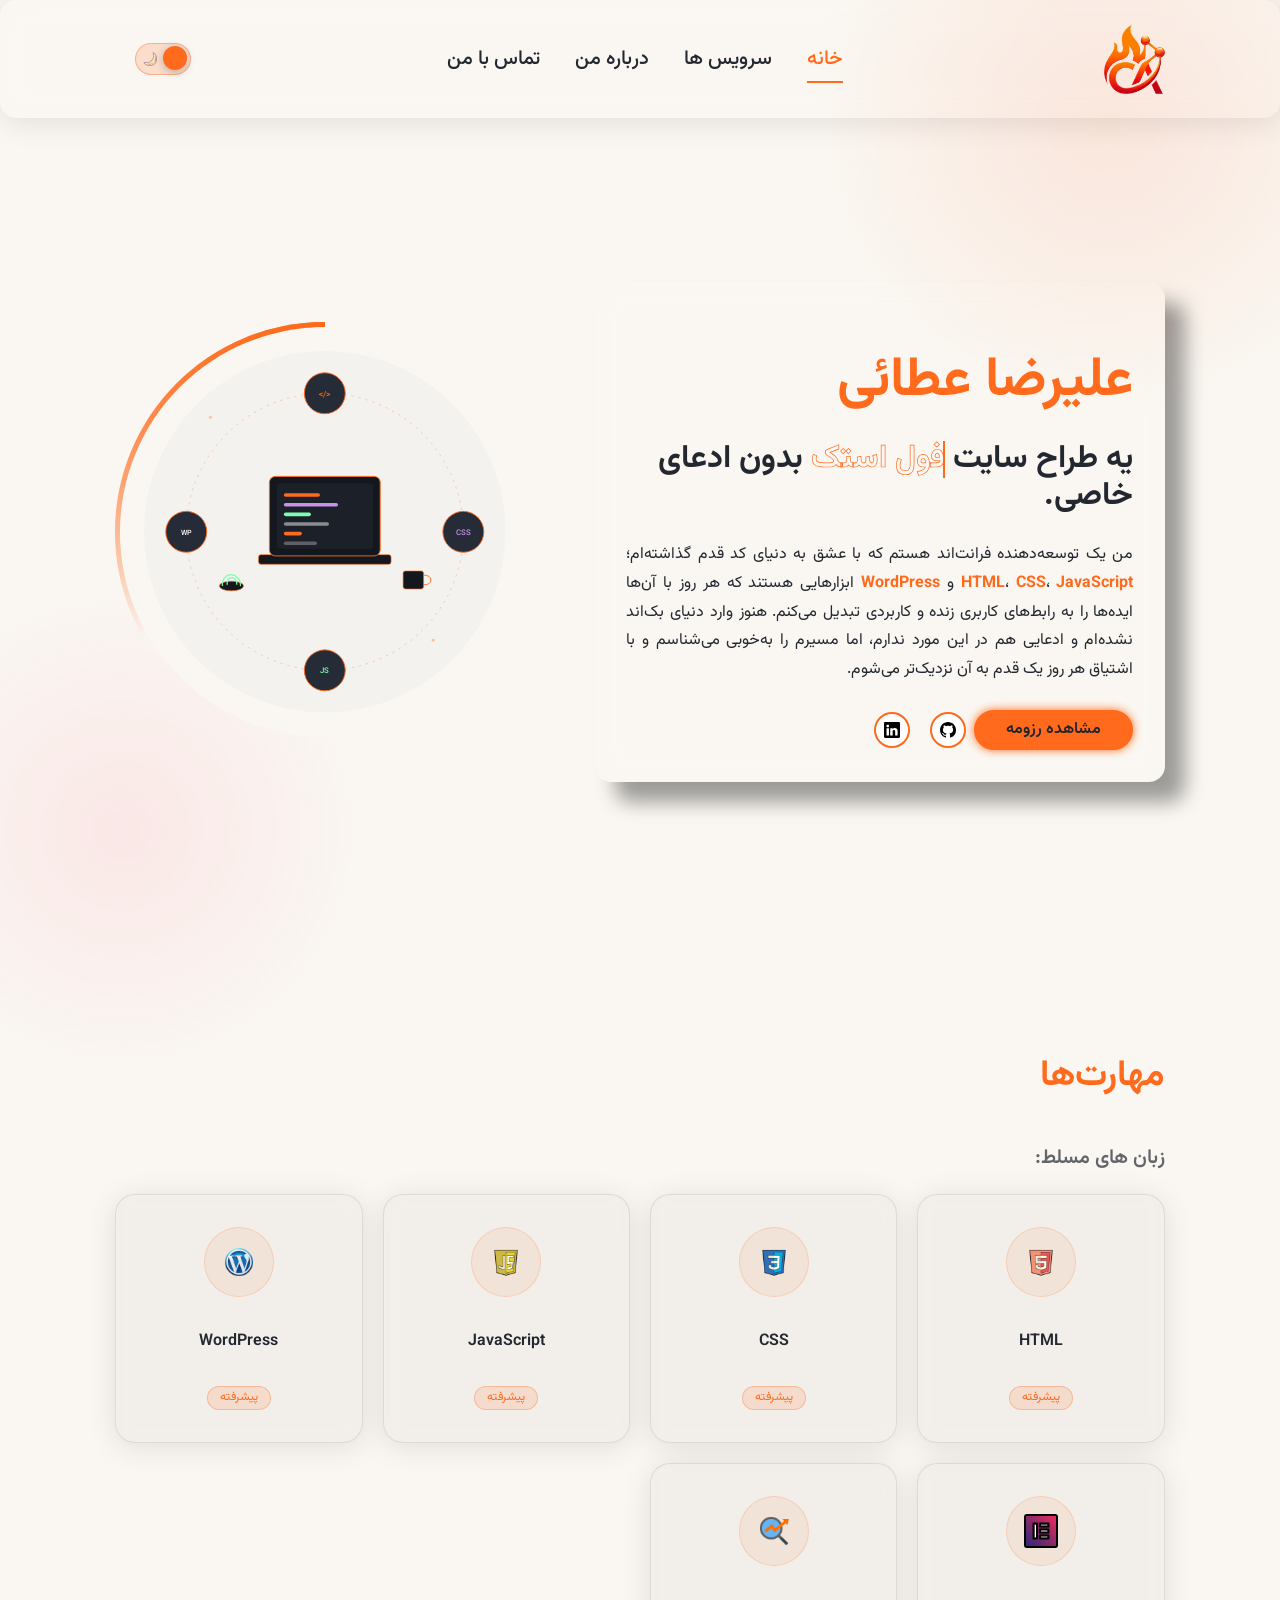
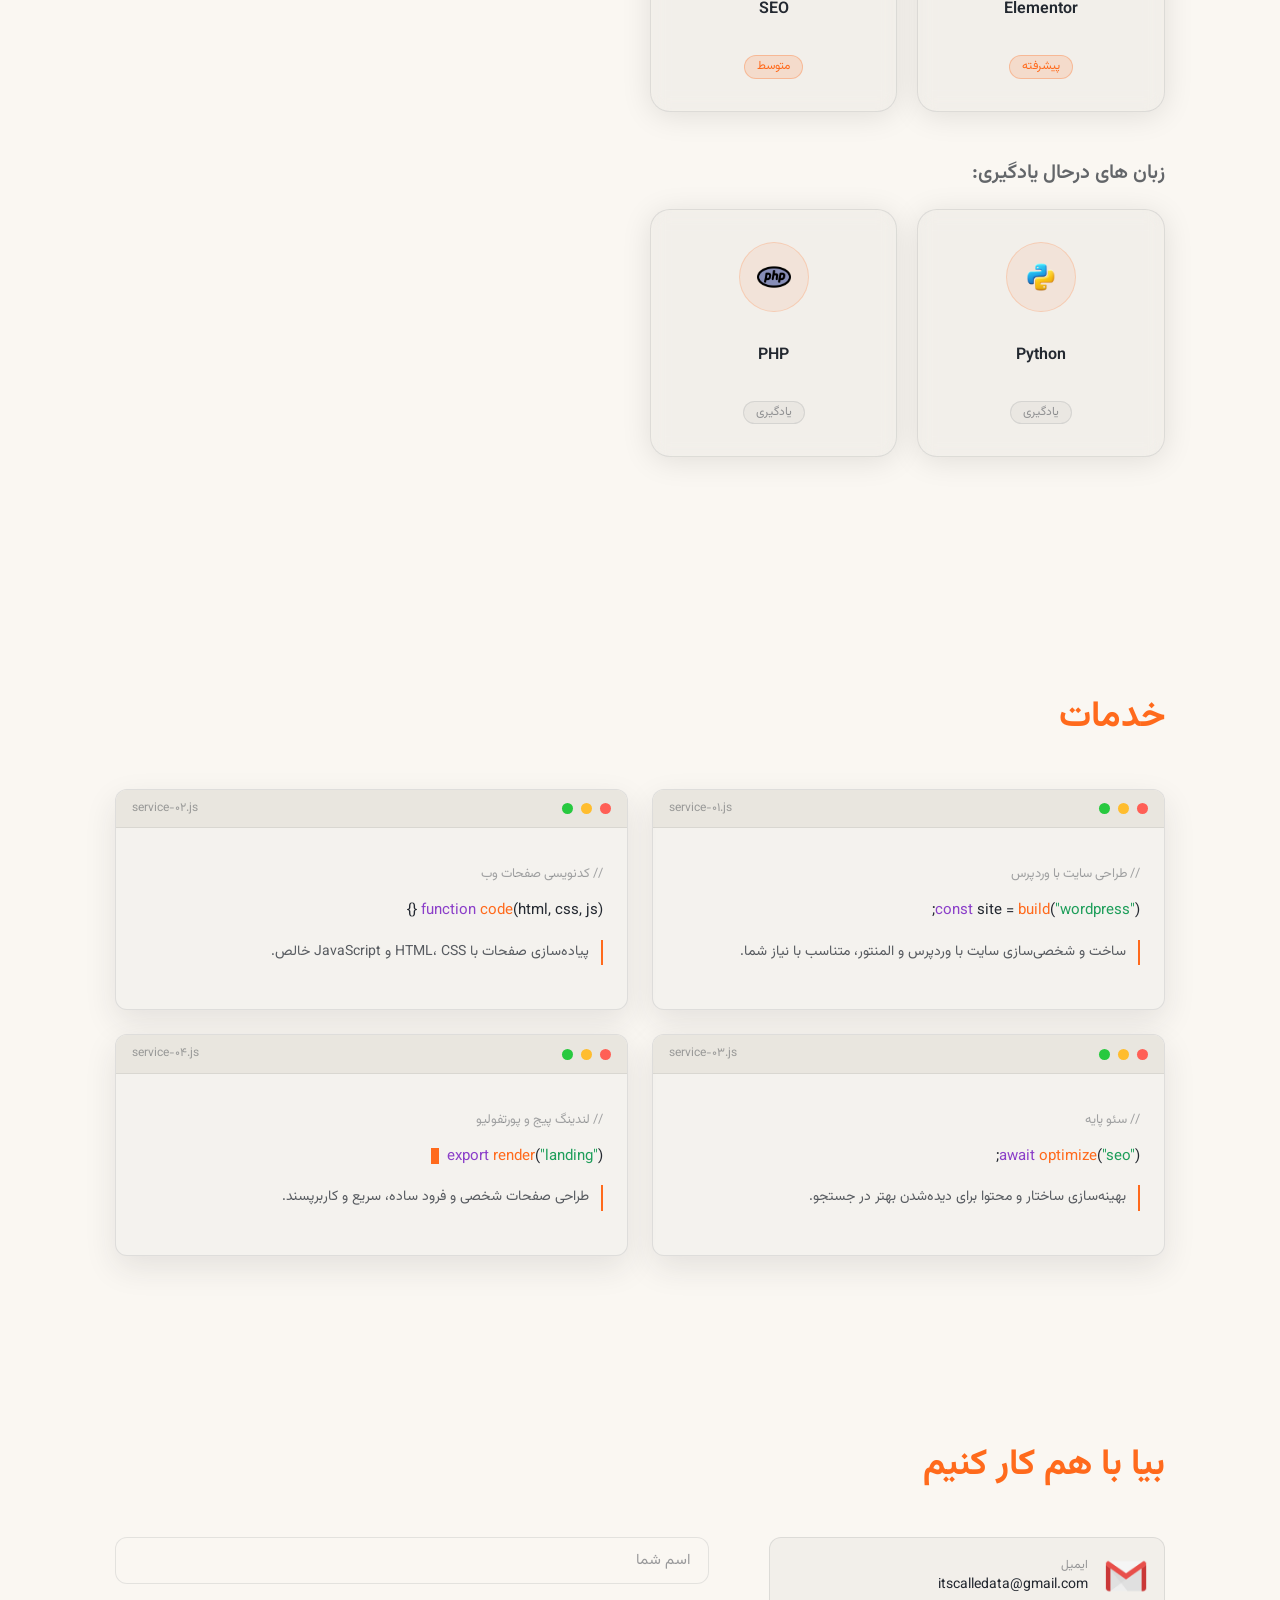
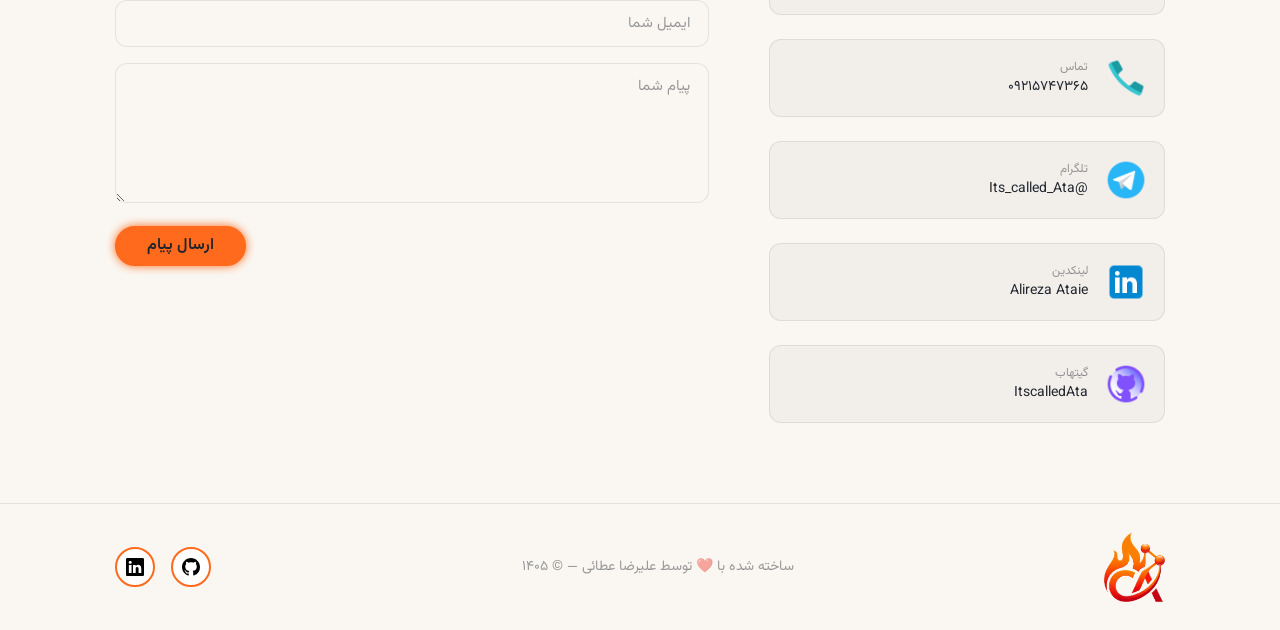
<file: index.html>
<!doctype html>
<html lang="fa" dir="rtl">
  <head>
    <meta charset="UTF-8" />
    <meta http-equiv="X-UA-Compatible" content="IE=edge" />
    <meta name="viewport" content="width=device-width, initial-scale=1.0" />
    <title>Alireza Ataie</title>
    <link
      rel="shortcut icon"
      href="./images/pictures/logo.png"
      type="image/x-icon"
    />
    <script>
      (function () {
        const saved = localStorage.getItem("theme");
        const prefersLight = window.matchMedia(
          "(prefers-color-scheme: light)",
        ).matches;
        const theme = saved || (prefersLight ? "light" : "dark");
        if (theme === "light")
          document.documentElement.setAttribute("data-theme", "light");
      })();
    </script>
    <link rel="stylesheet" href="./styles/reset.css" />
    <link rel="stylesheet" href="./styles/styles.css" />
    <link rel="stylesheet" href="./styles/hamburger.css" />
    <link rel="stylesheet" href="./styles/responsive.css" />
  </head>
  <body>
    <div class="loader-overlay">
      <div class="loader-spinner"></div>
    </div>
    <header id="header"></header>
    <section class="hero">
      <div class="hero-info">
        <h1>علیرضا عطائی</h1>
        <h2>
          یه طراح سایت
          <span class="imp" style="--i: 1" data-text="فول استک">فول استک</span>
          بدون ادعای خاصی.
        </h2>
        <p>
          من یک توسعه‌دهنده فرانت‌اند هستم که با عشق به دنیای کد قدم گذاشته‌ام؛
          <span class="orange">HTML</span>، <span class="orange">CSS</span>،
          <span class="orange">JavaScript</span> و
          <span class="orange">WordPress</span> ابزارهایی هستند که هر روز با
          آن‌ها ایده‌ها را به رابط‌های کاربری زنده و کاربردی تبدیل می‌کنم. هنوز
          وارد دنیای بک‌اند نشده‌ام و ادعایی هم در این مورد ندارم، اما مسیرم را
          به‌خوبی می‌شناسم و با اشتیاق هر روز یک قدم به آن نزدیک‌تر می‌شوم.
        </p>
        <div class="btn-sci">
          <a href="#" class="btn">مشاهده رزومه</a>
          <div class="sci">
            <a href="https://github.com/ItscalledAta" target="_blank"
              ><img src="./images/icons/github.svg" alt="github"
            /></a>
            <a
              href="https://www.linkedin.com/in/alireza-ataie82"
              target="_blank"
              ><img src="./images/icons/linkedin.svg" alt="linkedin"
            /></a>
          </div>
        </div>
      </div>
      <div class="hero-img">
        <div class="img-box">
          <!-- این تصویر توسط هوش مصنوعی cloude طراحی شده -->
          <div class="img-item">
            <svg
              viewBox="0 0 680 680"
              xmlns="http://www.w3.org/2000/svg"
              class="hero-illustration"
            >
              <circle cx="340" cy="340" r="300" fill="var(--hero-circle-bg)" />

              <g opacity="0.35">
                <circle cx="150" cy="150" r="2.5" fill="#ff6a1c" />
                <circle cx="540" cy="180" r="2" fill="#faf7f2" />
                <circle cx="180" cy="540" r="2" fill="#faf7f2" />
                <circle cx="520" cy="520" r="2.5" fill="#ff6a1c" />
                <circle cx="115" cy="330" r="1.8" fill="#faf7f2" />
                <circle cx="580" cy="330" r="1.8" fill="#faf7f2" />
                <circle cx="340" cy="90" r="1.8" fill="#faf7f2" />
                <circle cx="340" cy="590" r="1.8" fill="#faf7f2" />
              </g>

              <circle
                cx="340"
                cy="340"
                r="230"
                fill="none"
                stroke="#ff6a1c"
                stroke-width="1"
                stroke-dasharray="4 8"
                opacity="0.5"
              />

              <rect
                x="230"
                y="378"
                width="220"
                height="16"
                rx="4"
                fill="#14171d"
                stroke="#ff6a1c"
                stroke-width="1"
              />
              <rect
                x="248"
                y="248"
                width="184"
                height="132"
                rx="10"
                fill="#14171d"
                stroke="#ff6a1c"
                stroke-width="1.5"
              />
              <rect
                x="260"
                y="260"
                width="160"
                height="108"
                rx="4"
                fill="#1c2028"
              />

              <rect
                x="272"
                y="276"
                width="60"
                height="6"
                rx="3"
                fill="#ff6a1c"
              />
              <rect
                x="272"
                y="292"
                width="90"
                height="6"
                rx="3"
                fill="#c792ea"
              />
              <rect
                x="272"
                y="308"
                width="45"
                height="6"
                rx="3"
                fill="#7cffb2"
              />
              <rect
                x="272"
                y="324"
                width="75"
                height="6"
                rx="3"
                fill="#faf7f2"
                opacity="0.5"
              />
              <rect
                x="272"
                y="340"
                width="30"
                height="6"
                rx="3"
                fill="#ff6a1c"
              />
              <rect
                x="272"
                y="356"
                width="55"
                height="6"
                rx="3"
                fill="#faf7f2"
                opacity="0.3"
              />

              <g>
                <ellipse
                  cx="185"
                  cy="430"
                  rx="20"
                  ry="8"
                  fill="#14171d"
                  stroke="#ff6a1c"
                  stroke-width="1"
                />
                <path
                  d="M170 430 C168 405 200 405 200 430"
                  fill="none"
                  stroke="#7cffb2"
                  stroke-width="2"
                />
                <path
                  d="M178 428 C176 412 194 412 194 428"
                  fill="none"
                  stroke="#7cffb2"
                  stroke-width="2"
                />
              </g>

              <g>
                <rect
                  x="470"
                  y="405"
                  width="34"
                  height="30"
                  rx="4"
                  fill="#14171d"
                  stroke="#ff6a1c"
                  stroke-width="1"
                />
                <path
                  d="M504 412 Q516 412 516 420 Q516 428 504 428"
                  fill="none"
                  stroke="#ff6a1c"
                  stroke-width="1.5"
                />
                <line
                  x1="478"
                  y1="400"
                  x2="478"
                  y2="405"
                  stroke="#faf7f2"
                  stroke-width="1.5"
                  opacity="0.4"
                />
                <line
                  x1="486"
                  y1="398"
                  x2="486"
                  y2="405"
                  stroke="#faf7f2"
                  stroke-width="1.5"
                  opacity="0.4"
                />
                <line
                  x1="494"
                  y1="400"
                  x2="494"
                  y2="405"
                  stroke="#faf7f2"
                  stroke-width="1.5"
                  opacity="0.4"
                />
              </g>

              <g>
                <circle
                  cx="340"
                  cy="110"
                  r="34"
                  fill="#262c37"
                  stroke="#ff6a1c"
                  stroke-width="1.5"
                />
                <text
                  x="340"
                  y="116"
                  text-anchor="middle"
                  font-size="14"
                  font-weight="500"
                  fill="#ff6a1c"
                  font-family="monospace"
                >
                  &lt;/&gt;
                </text>
              </g>

              <g>
                <circle
                  cx="570"
                  cy="340"
                  r="34"
                  fill="#262c37"
                  stroke="#ff6a1c"
                  stroke-width="1.5"
                />
                <text
                  x="570"
                  y="345"
                  text-anchor="middle"
                  font-size="13"
                  font-weight="500"
                  fill="#c792ea"
                  font-family="monospace"
                >
                  CSS
                </text>
              </g>

              <g>
                <circle
                  cx="340"
                  cy="570"
                  r="34"
                  fill="#262c37"
                  stroke="#ff6a1c"
                  stroke-width="1.5"
                />
                <text
                  x="340"
                  y="575"
                  text-anchor="middle"
                  font-size="13"
                  font-weight="500"
                  fill="#7cffb2"
                  font-family="monospace"
                >
                  JS
                </text>
              </g>

              <g>
                <circle
                  cx="110"
                  cy="340"
                  r="34"
                  fill="#262c37"
                  stroke="#ff6a1c"
                  stroke-width="1.5"
                />
                <text
                  x="110"
                  y="345"
                  text-anchor="middle"
                  font-size="12"
                  font-weight="500"
                  fill="#faf7f2"
                  font-family="monospace"
                >
                  WP
                </text>
              </g>
            </svg>
          </div>
        </div>
      </div>
    </section>
    <section class="skills">
      <h2 class="section-title">مهارت‌ها</h2>

      <div class="skills-group">
        <h3 class="group-title">زبان های مسلط:</h3>
        <div class="skills-grid">
          <div class="skill-card">
            <div class="skill-icon">
              <img src="./images/icons/html.png" alt="HTML" />
            </div>
            <h4>HTML</h4>
            <span class="skill-tag">پیشرفته</span>
          </div>

          <div class="skill-card">
            <div class="skill-icon">
              <img src="./images/icons/css.png" alt="CSS" />
            </div>
            <h4>CSS</h4>
            <span class="skill-tag">پیشرفته</span>
          </div>

          <div class="skill-card">
            <div class="skill-icon">
              <img src="./images/icons/javascript.png" alt="JavaScript" />
            </div>
            <h4>JavaScript</h4>
            <span class="skill-tag">پیشرفته</span>
          </div>

          <div class="skill-card">
            <div class="skill-icon">
              <img src="./images/icons/wordpress.png" alt="WordPress" />
            </div>
            <h4>WordPress</h4>
            <span class="skill-tag">پیشرفته</span>
          </div>

          <div class="skill-card">
            <div class="skill-icon">
              <img src="./images/icons/elementor.png" alt="Elementor" />
            </div>
            <h4>Elementor</h4>
            <span class="skill-tag">پیشرفته</span>
          </div>

          <div class="skill-card">
            <div class="skill-icon">
              <img src="./images/icons/seo.png" alt="SEO" />
            </div>
            <h4>SEO</h4>
            <span class="skill-tag">متوسط</span>
          </div>
        </div>
      </div>

      <div class="skills-group">
        <h3 class="group-title">زبان های درحال یادگیری:</h3>
        <div class="skills-grid learning">
          <div class="skill-card">
            <div class="skill-icon">
              <img src="./images/icons/python.png" alt="Python" />
            </div>
            <h4>Python</h4>
            <span class="skill-tag learning-tag">یادگیری</span>
          </div>

          <div class="skill-card">
            <div class="skill-icon">
              <img src="./images/icons/php.png" alt="PHP" />
            </div>
            <h4>PHP</h4>
            <span class="skill-tag learning-tag">یادگیری</span>
          </div>
        </div>
      </div>
    </section>
    <section id="services" class="services">
      <h2 class="section-title">خدمات</h2>
      <div class="services-grid">
        <div class="service-card">
          <div class="terminal-bar">
            <span class="terminal-dot red"></span>
            <span class="terminal-dot yellow"></span>
            <span class="terminal-dot green"></span>
            <span class="terminal-title">service-01.js</span>
          </div>
          <div class="terminal-body">
            <p class="terminal-comment">طراحی سایت با وردپرس</p>
            <p class="terminal-line">
              <span class="terminal-key">const</span> site =
              <span class="terminal-func">build</span>(<span
                class="terminal-string"
                >"wordpress"</span
              >);
            </p>
            <p class="terminal-desc">
              ساخت و شخصی‌سازی سایت با وردپرس و المنتور، متناسب با نیاز شما.
            </p>
          </div>
        </div>

        <div class="service-card">
          <div class="terminal-bar">
            <span class="terminal-dot red"></span>
            <span class="terminal-dot yellow"></span>
            <span class="terminal-dot green"></span>
            <span class="terminal-title">service-02.js</span>
          </div>
          <div class="terminal-body">
            <p class="terminal-comment">کدنویسی صفحات وب</p>
            <p class="terminal-line">
              <span class="terminal-key">function</span>
              <span class="terminal-func">code</span>(html, css, js) {}
            </p>
            <p class="terminal-desc">
              پیاده‌سازی صفحات با HTML، CSS و JavaScript خالص.
            </p>
          </div>
        </div>

        <div class="service-card">
          <div class="terminal-bar">
            <span class="terminal-dot red"></span>
            <span class="terminal-dot yellow"></span>
            <span class="terminal-dot green"></span>
            <span class="terminal-title">service-03.js</span>
          </div>
          <div class="terminal-body">
            <p class="terminal-comment">سئو پایه</p>
            <p class="terminal-line">
              <span class="terminal-key">await</span>
              <span class="terminal-func">optimize</span>(<span
                class="terminal-string"
                >"seo"</span
              >);
            </p>
            <p class="terminal-desc">
              بهینه‌سازی ساختار و محتوا برای دیده‌شدن بهتر در جستجو.
            </p>
          </div>
        </div>

        <div class="service-card">
          <div class="terminal-bar">
            <span class="terminal-dot red"></span>
            <span class="terminal-dot yellow"></span>
            <span class="terminal-dot green"></span>
            <span class="terminal-title">service-04.js</span>
          </div>
          <div class="terminal-body">
            <p class="terminal-comment">لندینگ پیج و پورتفولیو</p>
            <p class="terminal-line">
              <span class="terminal-key">export</span>
              <span class="terminal-func">render</span>(<span
                class="terminal-string"
                >"landing"</span
              >)
              <span class="cursor-blink"></span>
            </p>
            <p class="terminal-desc">
              طراحی صفحات شخصی و فرود ساده، سریع و کاربرپسند.
            </p>
          </div>
        </div>
      </div>
    </section>
    <section id="contact-me" class="contact">
      <h2 class="section-title">بیا با هم کار کنیم</h2>

      <div class="contact-wrapper">
        <div class="contact-info">
          <a href="mailto:itscalledata@gmail.com" class="contact-item">
            <div class="contact-icon">
              <img src="./images/icons/gmail.png" alt="email" />
            </div>
            <div class="contact-detail">
              <span class="contact-label">ایمیل</span>
              <span class="contact-value">itscalledata@gmail.com</span>
            </div>
          </a>

          <a href="tel:09215747365" class="contact-item">
            <div class="contact-icon">
              <img src="./images/icons/phone.png" alt="phone" />
            </div>
            <div class="contact-detail">
              <span class="contact-label">تماس</span>
              <span class="contact-value">09215747365</span>
            </div>
          </a>

          <a
            href="https://t.me/Its_called_Ata"
            target="_blank"
            class="contact-item"
          >
            <div class="contact-icon">
              <img src="./images/icons/telegram.png" alt="telegram" />
            </div>
            <div class="contact-detail">
              <span class="contact-label">تلگرام</span>
              <span class="contact-value">@Its_called_Ata</span>
            </div>
          </a>

          <a
            href="https://www.linkedin.com/in/alireza-ataie82"
            target="_blank"
            class="contact-item"
          >
            <div class="contact-icon">
              <img src="./images/icons/linkedin.png" alt="linkedin" />
            </div>
            <div class="contact-detail">
              <span class="contact-label">لینکدین</span>
              <span class="contact-value">Alireza Ataie</span>
            </div>
          </a>

          <a
            href="https://github.com/ItscalledAta"
            target="_blank"
            class="contact-item"
          >
            <div class="contact-icon">
              <img src="./images/icons/github.png" alt="github" />
            </div>
            <div class="contact-detail">
              <span class="contact-label">گیتهاب</span>
              <span class="contact-value">ItscalledAta</span>
            </div>
          </a>
        </div>

        <form
          class="contact-form"
          action="https://formspree.io/f/mojoldoe"
          method="POST"
        >
          <div class="form-group">
            <input type="text" name="name" placeholder="اسم شما" required />
          </div>
          <div class="form-group">
            <input type="email" name="email" placeholder="ایمیل شما" required />
          </div>
          <div class="form-group">
            <textarea
              name="message"
              placeholder="پیام شما"
              rows="5"
              required
            ></textarea>
          </div>
          <button type="submit" class="btn">ارسال پیام</button>
        </form>
      </div>
    </section>
    <div id="footer"></div>
    <script src="./js/navbar.js"></script>
    <script src="./js/theme-toggle.js"></script>
    <script src="./js/main.js"></script>
    <script src="./js/loader.js"></script>
    <script src="./js/skills-animation.js"></script>
  </body>
</html>
</file>
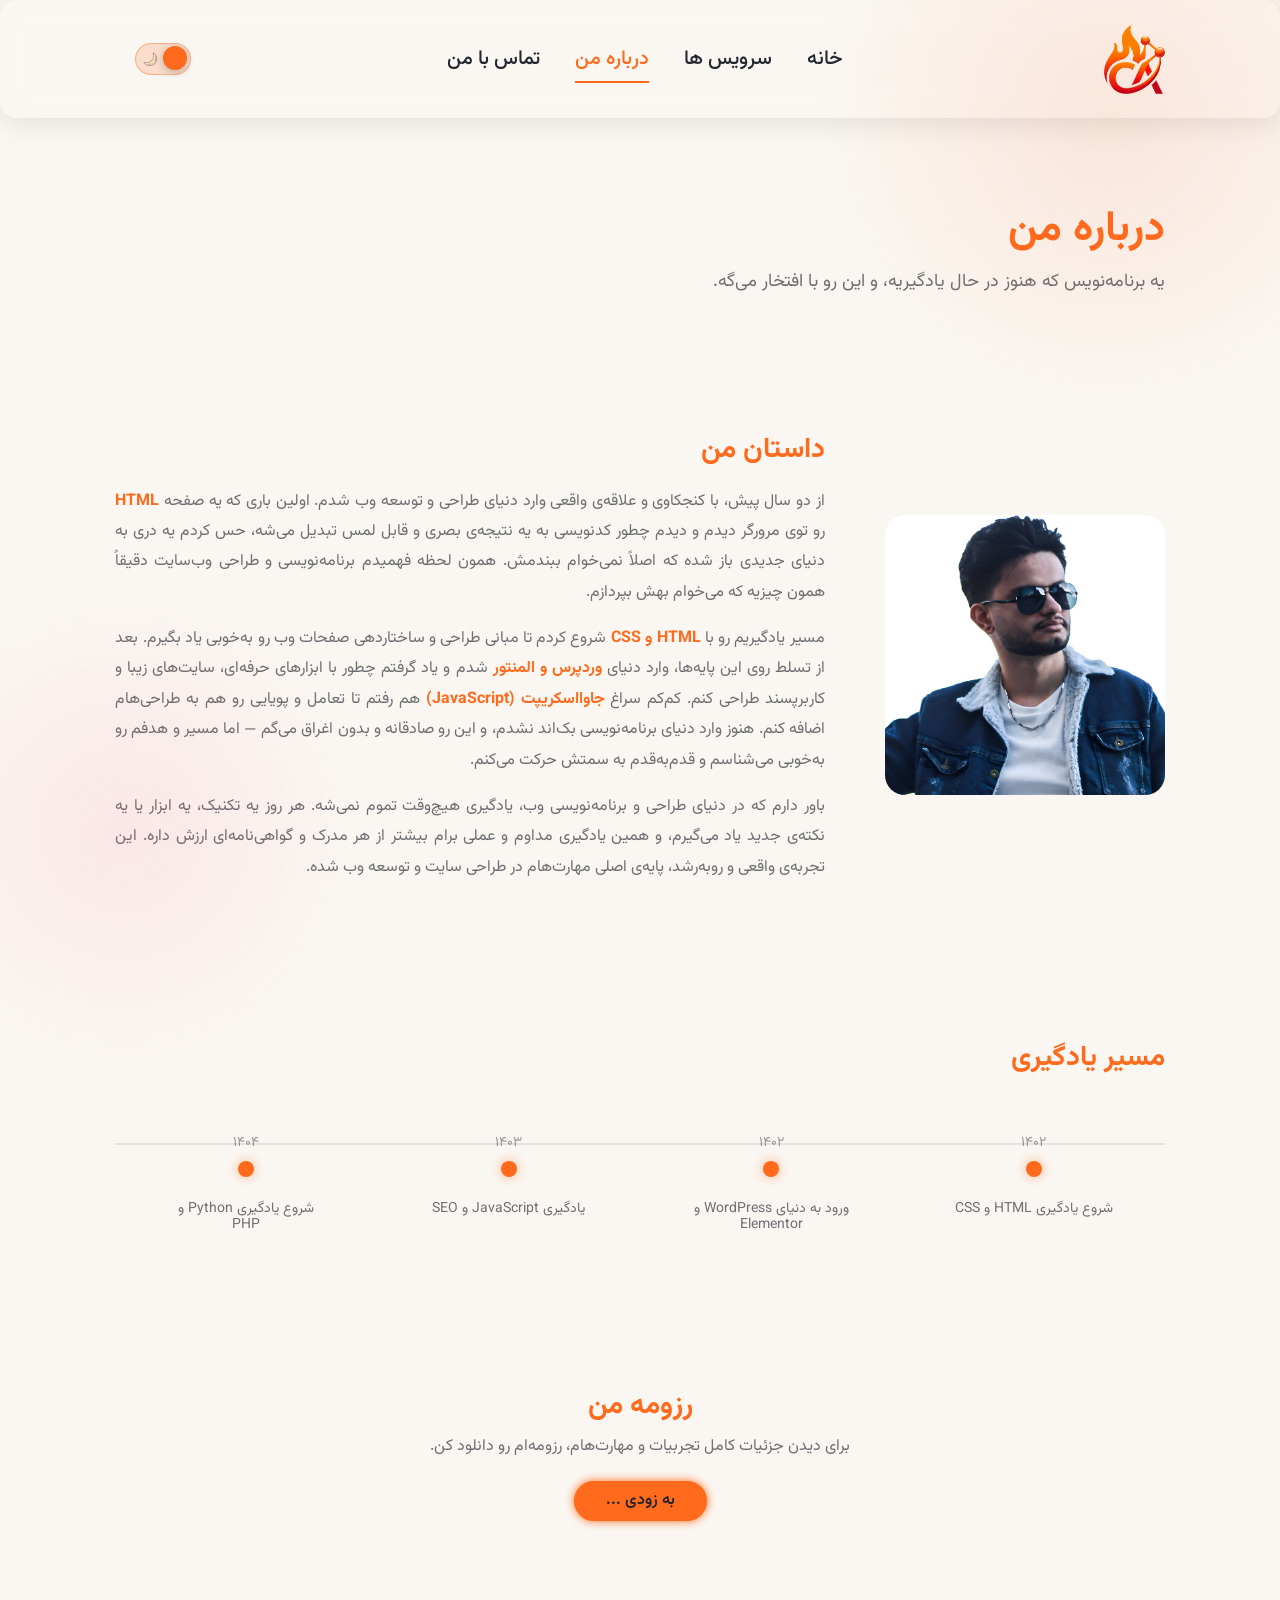
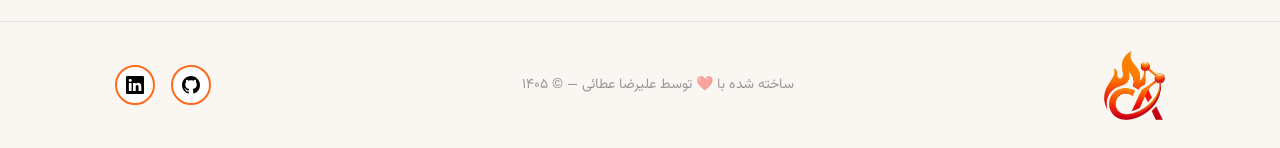
<file: about.html>
<!doctype html>
<html lang="fa" dir="rtl">
  <head>
    <meta charset="UTF-8" />
    <meta http-equiv="X-UA-Compatible" content="IE=edge" />
    <meta name="viewport" content="width=device-width, initial-scale=1.0" />
    <title>درباره من | Alireza Ataie</title>
    <link
      rel="shortcut icon"
      href="./images/pictures/logo.png"
      type="image/x-icon"
    />
    <script>
      (function () {
        const saved = localStorage.getItem("theme");
        const prefersLight = window.matchMedia(
          "(prefers-color-scheme: light)",
        ).matches;
        const theme = saved || (prefersLight ? "light" : "dark");
        if (theme === "light")
          document.documentElement.setAttribute("data-theme", "light");
      })();
    </script>
    <link rel="stylesheet" href="./styles/reset.css" />
    <link rel="stylesheet" href="./styles/styles.css" />
    <link rel="stylesheet" href="./styles/about.css" />
    <link rel="stylesheet" href="./styles/hamburger.css" />
    <link rel="stylesheet" href="./styles/responsive.css" />
  </head>
  <body>
    <div class="loader-overlay">
      <div class="loader-spinner"></div>
    </div>

    <div id="header"></div>

    <main class="about-page">
      <section class="about-title">
        <h1>درباره من</h1>
        <p>یه برنامه‌نویس که هنوز در حال یادگیریه، و این رو با افتخار می‌گه.</p>
      </section>

      <section class="about-story">
        <div class="story-img">
          <img src="./images/pictures/Alireza Ataie.png" alt="Alireza Ataie" />
        </div>
        <div class="story-text">
          <h2>داستان من</h2>
          <p>
            از دو سال پیش، با کنجکاوی و علاقه‌ی واقعی وارد دنیای طراحی و توسعه
            وب شدم. اولین باری که یه صفحه <span class="orange">HTML</span> رو
            توی مرورگر دیدم و دیدم چطور کدنویسی به یه نتیجه‌ی بصری و قابل لمس
            تبدیل می‌شه، حس کردم یه دری به دنیای جدیدی باز شده که اصلاً نمی‌خوام
            ببندمش. همون لحظه فهمیدم برنامه‌نویسی و طراحی وب‌سایت دقیقاً همون
            چیزیه که می‌خوام بهش بپردازم.
          </p>
          <p>
            مسیر یادگیریم رو با <span class="orange">HTML و CSS</span> شروع کردم
            تا مبانی طراحی و ساختاردهی صفحات وب رو به‌خوبی یاد بگیرم. بعد از
            تسلط روی این پایه‌ها، وارد دنیای
            <span class="orange">وردپرس و المنتور</span> شدم و یاد گرفتم چطور با
            ابزارهای حرفه‌ای، سایت‌های زیبا و کاربرپسند طراحی کنم. کم‌کم سراغ
            <span class="orange">جاوااسکریپت (JavaScript)</span> هم رفتم تا
            تعامل و پویایی رو هم به طراحی‌هام اضافه کنم. هنوز وارد دنیای
            برنامه‌نویسی بک‌اند نشدم، و این رو صادقانه و بدون اغراق می‌گم — اما
            مسیر و هدفم رو به‌خوبی می‌شناسم و قدم‌به‌قدم به سمتش حرکت می‌کنم.
          </p>
          <p>
            باور دارم که در دنیای طراحی و برنامه‌نویسی وب، یادگیری هیچ‌وقت تموم
            نمی‌شه. هر روز یه تکنیک، یه ابزار یا یه نکته‌ی جدید یاد می‌گیرم، و
            همین یادگیری مداوم و عملی برام بیشتر از هر مدرک و گواهی‌نامه‌ای ارزش
            داره. این تجربه‌ی واقعی و رو‌به‌رشد، پایه‌ی اصلی مهارت‌هام در طراحی
            سایت و توسعه وب شده.
          </p>
        </div>
      </section>

      <section class="about-timeline">
        <h2>مسیر یادگیری</h2>
        <div class="timeline">
          <div class="timeline-item">
            <span class="timeline-year">۱۴۰۲</span>
            <div class="timeline-dot"></div>
            <p>شروع یادگیری HTML و CSS</p>
          </div>

          <div class="timeline-item">
            <span class="timeline-year">۱۴۰۲</span>
            <div class="timeline-dot"></div>
            <p>ورود به دنیای WordPress و Elementor</p>
          </div>

          <div class="timeline-item">
            <span class="timeline-year">۱۴۰۳</span>
            <div class="timeline-dot"></div>
            <p>یادگیری JavaScript و SEO</p>
          </div>

          <div class="timeline-item">
            <span class="timeline-year">۱۴۰۴</span>
            <div class="timeline-dot"></div>
            <p>شروع یادگیری Python و PHP</p>
          </div>
        </div>
      </section>

      <section class="about-cv">
        <h2>رزومه من</h2>
        <p>برای دیدن جزئیات کامل تجربیات و مهارت‌هام، رزومه‌ام رو دانلود کن.</p>
        <a href="#" class="btn cv-btn">به زودی ...</a>
      </section>
    </main>

    <div id="footer"></div>
    <script src="./js/navbar.js"></script>
    <script src="./js/loader.js"></script>
    <script src="./js/theme-toggle.js"></script>
    <script src="./js/main.js"></script>
  </body>
</html>
</file>
<file: styles/styles.css>
/* فونت ها */

@font-face {
  font-family: vazir;
  src: url(../fonts/Vazirmatn-VariableFont_wght.ttf);
}

/* فونت صفحات */

* {
  font-family: vazir, sans-serif;
  font-feature-settings: "ss01";
}

/* متغیر ها */

:root {
  --body-bg: #1f242d;
  --link-color: #fff;
  --nav-bg: slateblue;
  --btn1-bg: #ff6a1c;
  --btn-text: #1f242d;
  --nav-h: 72px;
  --text-secondary: rgba(255, 255, 255, 0.65);
  --text-muted: rgba(255, 255, 255, 0.45);
  --text-faint: rgba(255, 255, 255, 0.35);
  --surface: rgba(255, 255, 255, 0.04);
  --surface-strong: #14171d;
  --surface-strong-2: #1c2028;
  --border-soft: rgba(255, 255, 255, 0.08);
  --icon-circle-bg: #ffffff;
  --transition-theme: 0.4s ease;
  --hero-circle-bg: #1f242d;
  /* بخش خدمات (ترمینال) */
  --terminal-bg: #14171d;
  --terminal-bar-bg: #1c2028;
  --terminal-border: rgba(255, 255, 255, 0.08);
  --terminal-border-soft: rgba(255, 255, 255, 0.06);
  --terminal-title-color: rgba(255, 255, 255, 0.35);
  --terminal-comment-color: rgba(255, 255, 255, 0.35);
  --terminal-desc-color: rgba(255, 255, 255, 0.65);
  --terminal-shadow: none;
  --terminal-key-color: #c792ea;
  --terminal-func-color: var(--btn1-bg);
  --terminal-string-color: #7cffb2;
}

[data-theme="light"] {
  --body-bg: #faf7f2;
  --link-color: #232830;
  --nav-bg: #ffffff;
  --btn-text: #1f242d;
  --text-secondary: rgba(35, 40, 48, 0.65);
  --text-muted: rgba(35, 40, 48, 0.45);
  --text-faint: rgba(35, 40, 48, 0.45);
  --surface: rgba(35, 40, 48, 0.035);
  --surface-strong: #ffffff;
  --surface-strong-2: #f1ede6;
  --border-soft: rgba(35, 40, 48, 0.1);
  --hero-circle-bg: #f4f2ee;
  /* بخش خدمات ( ترمینال ) */
  --terminal-bg: #f4f2ee;
  --terminal-bar-bg: #e9e6df;
  --terminal-border: rgba(35, 40, 48, 0.1);
  --terminal-border-soft: rgba(35, 40, 48, 0.08);
  --terminal-title-color: rgba(35, 40, 48, 0.4);
  --terminal-comment-color: rgba(35, 40, 48, 0.4);
  --terminal-desc-color: rgba(35, 40, 48, 0.75);
  --terminal-shadow: 0 12px 32px rgba(35, 40, 48, 0.1);
  --terminal-key-color: #8b3fc9;
  --terminal-func-color: var(--btn1-bg);
  --terminal-string-color: #1e9e5a;
}

/* base */

html {
  scroll-behavior: smooth;
  transition: background-color var(--transition-theme);
}

body,
.header,
.skill-card,
.service-card,
.contact-item,
.form-group input,
.form-group textarea {
  transition:
    background-color var(--transition-theme),
    border-color var(--transition-theme),
    color var(--transition-theme);
}

body {
  background: var(--body-bg);
}

body.menu-open {
  overflow: hidden;
}

body::before {
  content: "";
  position: fixed;
  top: -20%;
  right: -10%;
  width: 600px;
  height: 600px;
  background: radial-gradient(
    circle,
    rgba(255, 107, 53, 0.12) 0%,
    transparent 70%
  );
  pointer-events: none;
  z-index: 0;
}

body::after {
  content: "";
  position: fixed;
  bottom: -20%;
  left: -10%;
  width: 500px;
  height: 500px;
  background: radial-gradient(
    circle,
    rgba(255, 53, 104, 0.08) 0%,
    transparent 70%
  );
  pointer-events: none;
  z-index: 0;
}

a {
  color: var(--link-color);
  text-decoration: none;
}

.orange {
  color: var(--btn1-bg);
  font-weight: bold;
}

/* header/navbar */

#header {
  position: sticky;
  top: 0;
  z-index: 100;
  width: 100%;
}

.header {
  /* From https://css.glass */
  background: rgba(255, 255, 255, 0);
  border-radius: 16px;
  box-shadow: 0 4px 30px rgba(0, 0, 0, 0.1);
  backdrop-filter: blur(15.2px);
  -webkit-backdrop-filter: blur(15.2px);
}

.header .navbar {
  width: 100%;
  padding: 24px 9%;
  display: flex;
  justify-content: space-between;
  align-items: center;
  z-index: 100;
  box-sizing: border-box;
}

.header .navbar .logo {
  display: flex;
  align-items: center;
}

.header .navbar .logo img {
  height: 70px;
  width: auto;
  object-fit: contain;
}

/* .header .navbar .logo img {
    width: 50px;
    height: auto;
    display: block;
} */

.header .navbar ul {
  display: flex;
}

.header .navbar ul li {
  list-style: none;
  margin-left: 35px;
}

.header .navbar ul li a {
  position: relative;
  padding-bottom: 8px;
  font-size: 20px;
  font-weight: 500;
  transition: 0.5s;
}

.header .navbar ul li a::after {
  content: "";
  position: absolute;
  bottom: 0;
  left: 0;
  width: 100%;
  height: 2px;
  background: var(--btn1-bg);
  transform: scaleX(0);
  transition: transform 0.3s ease;
}

.header .navbar ul li:hover a::after,
.header .navbar ul li.active a::after {
  transform: scaleX(1);
}

.header .navbar ul li:hover a,
.header .navbar ul li.active a {
  color: var(--btn1-bg);
}

/* دکمه حالت تاریک و روشن */

.theme-toggle {
  position: relative;
  margin-left: 20px;
}

.theme-toggle input {
  position: absolute;
  opacity: 0;
  pointer-events: none;
}

.theme-toggle label {
  width: 54px;
  height: 30px;
  display: block;
  background: var(--surface-strong-2);
  border: 1px solid var(--border-soft);
  border-radius: 999px;
  cursor: pointer;
  position: relative;
  transition: 0.35s ease;
}

/* دایره‌ی متحرک */
.theme-toggle label::before {
  content: "";
  position: absolute;
  width: 24px;
  height: 24px;
  left: 3px;
  top: 2px;
  border-radius: 50%;
  background: var(--btn1-bg);
  transition: 0.35s cubic-bezier(0.34, 1.56, 0.64, 1);
  box-shadow: 0 2px 8px rgba(0, 0, 0, 0.25);
  z-index: 1;
}

/* آیکون‌های sun/moon */
.toggle-icon {
  position: absolute;
  top: 50%;
  width: 16px;
  height: 16px;
  object-fit: contain;
  transform: translateY(-50%);
  pointer-events: none;
  transition: opacity 0.35s ease, transform 0.35s ease;
  z-index: 0;
}

.icon-sun {
  right: 6px;
  opacity: 1;
}

.icon-moon {
  left: 6px;
  opacity: 0;
  transform: translateY(-50%) scale(0.7);
}

/* حالت چک‌شده = لایت مود */
.theme-toggle input:checked + label {
  background: rgba(255, 106, 28, 0.18);
  border-color: rgba(255, 106, 28, 0.4);
}

.theme-toggle input:checked + label::before {
  transform: translateX(24px);
}

.theme-toggle input:checked + label .icon-sun {
  opacity: 0;
  transform: translateY(-50%) scale(0.7);
}

.theme-toggle input:checked + label .icon-moon {
  opacity: 1;
  transform: translateY(-50%) scale(1);
}

/* حالت‌های تعاملی */
.theme-toggle label:hover::before {
  box-shadow: 0 4px 12px rgba(0, 0, 0, 0.3);
}

.theme-toggle input:focus + label {
  outline: 3px solid rgba(255, 106, 28, 0.25);
  outline-offset: 4px;
}

/* hero section */

.hero {
  display: flex;
  align-items: center;
  height: calc(100vh - var(--nav-h));
  padding: 0 9%;
  color: var(--link-color);
  gap: 60px;
  justify-content: space-between;
  position: relative;
  z-index: 1;
}

.hero-info {
  flex: 1;
  max-width: 60%;
  padding: 3%;
  background: rgba(255, 255, 255, 0);
  border-radius: 16px;
  box-shadow: 20px 20px 20px rgba(0, 0, 0, 0.377);
  backdrop-filter: blur(15.2px);
  -webkit-backdrop-filter: blur(15.2px);
}

.hero-info h1 {
  font-size: 55px;
  color: var(--btn1-bg);
}

.hero-info h2 {
  font-size: 32px;
  margin-top: -10px;
}

.hero-info h2 span {
  position: relative;
  display: inline-block;
  color: transparent;
  -webkit-text-stroke: 0.7px var(--btn1-bg);
  /* animation: display-text 2s linear infinite; */
  animation-delay: calc(-4s * var(--i));
}

@keyframes display-text {
  25%,
  100% {
    display: none;
  }
}

.hero-info h2 span::before {
  content: attr(data-text);
  position: absolute;
  width: 0;
  border-left: 2px solid var(--btn1-bg);
  color: var(--btn1-bg);
  white-space: nowrap;
  overflow: hidden;
  animation: fill-text 4s linear infinite;
}

@keyframes fill-text {
  10%,
  100% {
    width: 0;
  }
  70%,
  90% {
    width: 100%;
  }
}

.hero-info p {
  font-size: 16px;
  margin: 10px 0 25px;
  text-align: justify;
  line-height: 1.8;
}

.hero-info .btn-sci {
  display: flex;
  align-items: center;
}

.btn {
  line-height: 1;
  display: inline-flex;
  justify-content: center;
  align-items: center;
  display: inline-block;
  padding: 10px 30px;
  background: var(--btn1-bg);
  border: 2px solid var(--btn1-bg);
  border-radius: 40px;
  box-shadow: 0 0 10px var(--btn1-bg);
  font-size: 16px;
  color: var(--btn-text);
  font-weight: 600;
  transition: 0.5s;
}

.btn:hover {
  background: transparent;
  color: var(--btn1-bg);
  box-shadow: none;
}

.hero-info .btn-sci .sci {
  margin-left: 15px;
}

.hero-info .btn-sci .sci a {
  display: inline-flex;
  padding: 8px;
  border: 2px solid var(--btn1-bg);
  border-radius: 50%;
  background: var(--icon-circle-bg);
  font-size: 20px;
  color: var(--btn1-bg);
  margin: 0 8px;
  transition: 0.5s;
}

.hero-info .btn-sci .sci a:hover {
  background: var(--btn1-bg);
  color: var(--body-bg);
  box-shadow: 0 0 10px var(--btn1-bg);
}

/* نصویر هیرو */

.hero-img {
  flex-shrink: 0;
  display: flex;
  align-items: center;
  justify-content: center;
}

.hero-img .img-box {
  position: relative;
  width: 32vw;
  height: 32vw;
  border-radius: 50%;
  padding: 5px;
  display: flex;
  justify-content: center;
  align-items: center;
  overflow: hidden;
}

.hero-img .img-box::before,
.hero-img .img-box::after {
  content: "";
  position: absolute;
  width: 100%;
  height: 100%;
  background: conic-gradient(transparent, transparent, transparent, #ff6a1c);
  transform: rotate(0deg);
  animation: rotate-border 7s linear infinite;
}

.hero-img .img-box::after {
  animation-delay: -4s;
}

@keyframes rotate-border {
  100% {
    transform: rotate(360deg);
  }
}

.hero-img .img-box .img-item {
  position: relative;
  width: 100%;
  height: 100%;
  background: var(--body-bg);
  border: 0.1 solid var(--body-bg);
  border-radius: 50%;
  display: flex;
  justify-content: center;
  overflow: hidden;
  z-index: 1;
}

.hero-img .img-box .img-item .hero-illustration {
  position: absolute;
  top: 0;
  width: 100%;
  height: 100%;
  display: block;
}

/* انیمیشین لود صفحه */

.loader-overlay {
  position: fixed;
  inset: 0;
  background: var(--body-bg);
  z-index: 9999;
  display: flex;
  justify-content: center;
  align-items: center;
  transition: opacity 0.5s ease;
}

@keyframes loader-hide {
  to {
    opacity: 0;
    pointer-events: none;
  }
}

.loader-spinner {
  width: 50px;
  height: 50px;
  border: 3px solid transparent;
  border-top-color: var(--btn1-bg);
  border-radius: 50%;
  animation: spin 0.8s linear infinite;
}

@keyframes spin {
  to {
    transform: rotate(360deg);
  }
}

.hole {
  width: 100%;
  height: 800px;
}

/* بخش skills */

.skills {
  padding: 80px 9%;
  color: var(--link-color);
}

.section-title {
  font-size: 36px;
  font-weight: 700;
  color: var(--btn1-bg);
  margin-bottom: 50px;
  text-align: right;
}

.skills-group {
  margin-bottom: 50px;
}

.group-title {
  font-size: 20px;
  font-weight: 600;
  color: var(--link-color);
  margin-bottom: 24px;
  opacity: 0.7;
}

.skills-grid {
  display: grid;
  grid-template-columns: repeat(4, 1fr);
  gap: 20px;
}

.skills-grid.learning {
  grid-template-columns: repeat(4, 1fr);
}

.skill-card {
  background: var(--surface);
  box-shadow: 0 4px 30px rgba(0, 0, 0, 0.1);
  backdrop-filter: blur(9.1px);
  -webkit-backdrop-filter: blur(9.1px);
  border: 1px solid var(--border-soft);
  border-radius: 20px;
  padding: 32px 20px;
  display: flex;
  flex-direction: column;
  align-items: center;
  gap: 14px;
  cursor: default;
  opacity: 0;
  transform: translateY(24px);
  transition:
    opacity 0.4s ease,
    transform 0.3s ease,
    border-color 0.3s ease,
    box-shadow 0.3s ease,
    background 0.3s ease;
}

.skill-card.visible {
  opacity: 1;
  transform: translateY(0);
}

/* هر کارت دیرتر از قبلی ظاهر بشه */
.skill-card:nth-child(1) { transition-delay: 0.1s; }
.skill-card:nth-child(2) { transition-delay: 0.2s; }
.skill-card:nth-child(3) { transition-delay: 0.3s; }
.skill-card:nth-child(4) { transition-delay: 0.4s; }
.skill-card:nth-child(5) { transition-delay: 0.5s; }
.skill-card:nth-child(6) { transition-delay: 0.6s; }

.skill-card:hover {
  transform: translateY(-6px);
  border-color: rgba(255, 106, 28, 0.4);
  box-shadow: 0 8px 30px rgba(255, 106, 28, 0.15);
}

/* بج دایره‌ای دور آیکون */
.skill-icon {
  width: 68px;
  height: 68px;
  border-radius: 50%;
  display: flex;
  align-items: center;
  justify-content: center;
  background: rgba(255, 106, 28, 0.08);
  border: 1px solid rgba(255, 106, 28, 0.2);
  transition: transform 0.35s cubic-bezier(0.34, 1.56, 0.64, 1);
}

.skill-card:hover .skill-icon {
  transform: scale(1.08) rotate(-4deg);
}

.skill-icon img {
  width: 34px;
  height: 34px;
  object-fit: contain;
}

.skill-card h4 {
  font-size: 16px;
  font-weight: 600;
}

.skill-tag {
  font-size: 12px;
  padding: 4px 12px;
  border-radius: 20px;
  background: rgba(255, 106, 28, 0.15);
  color: var(--btn1-bg);
  border: 1px solid rgba(255, 106, 28, 0.3);
}

.learning-tag {
  background: var(--surface);
  color: var(--text-muted);
  border-color: var(--border-soft);
}

/* بخش خدمات - استایل ترمینال */

.services {
  padding: 80px 9%;
  color: var(--link-color);
}

.services-grid {
  display: grid;
  grid-template-columns: repeat(2, 1fr);
  gap: 24px;
}

.service-card {
  background: var(--terminal-bg);
  border: 1px solid var(--terminal-border);
  box-shadow: var(--terminal-shadow);
  border-radius: 12px;
  overflow: hidden;
  font-family: monospace;
  transition:
    transform 0.35s ease,
    box-shadow 0.35s ease;
}

.service-card:hover {
  transform: translateY(-6px);
  box-shadow: 0 12px 40px rgba(0, 0, 0, 0.4);
}

.terminal-bar {
  display: flex;
  align-items: center;
  gap: 8px;
  padding: 12px 16px;
  background: var(--terminal-bar-bg);
  border-bottom: 1px solid var(--terminal-border-soft);
}

.terminal-dot {
  width: 11px;
  height: 11px;
  border-radius: 50%;
}

.terminal-dot.red {
  background: #ff5f56;
}
.terminal-dot.yellow {
  background: #ffbd2e;
}
.terminal-dot.green {
  background: #27c93f;
}

.terminal-title {
  margin-right: auto;
  font-size: 12px;
  color: var(--terminal-title-color);
}

.terminal-body {
  padding: 26px 24px 30px;
}

.terminal-comment {
  color: var(--terminal-comment-color);
  font-size: 13px;
  margin-bottom: 10px;
}

.terminal-comment::before {
  content: "// ";
}

.terminal-line {
  font-size: 15px;
  line-height: 1.9;
  margin-bottom: 6px;
}

.terminal-key {
  color: var(--terminal-key-color);
}

.terminal-func {
  color: var(--btn1-bg);
}

.terminal-string {
  color: var(--terminal-string-color);
}

.terminal-desc {
  margin-top: 14px;
  font-family: vazir, sans-serif;
  font-size: 14px;
  line-height: 1.8;
  color: var(--terminal-desc-color);
  border-right: 2px solid var(--btn1-bg);
  padding-right: 12px;
}

.cursor-blink {
  display: inline-block;
  width: 8px;
  height: 16px;
  background: var(--btn1-bg);
  margin-right: 4px;
  animation: blink 1s step-end infinite;
  vertical-align: middle;
}

@keyframes blink {
  50% {
    opacity: 0;
  }
}

/* contact / form */

.contact {
  padding: 80px 9%;
  color: var(--link-color);
}

.contact-wrapper {
  display: grid;
  grid-template-columns: 1fr 1.5fr;
  gap: 60px;
  align-items: start;
}

.contact-info {
  display: flex;
  flex-direction: column;
  gap: 24px;
}

.contact-item {
  display: flex;
  align-items: center;
  gap: 16px;
  padding: 16px;
  border-radius: 12px;
  border: 1px solid var(--border-soft);
  background: var(--surface);
  transition: 0.3s ease;
}

.contact-item:hover {
  border-color: rgba(255, 106, 28, 0.4);
  background: rgba(255, 106, 28, 0.05);
  transform: translateX(-6px);
}

.contact-icon {
  width: 44px;
  height: 44px;
  flex-shrink: 0;
  display: flex;
  align-items: center;
  justify-content: center;
}

.contact-icon img {
  width: 100%;
  height: 100%;
  object-fit: contain;
}

.contact-detail {
  display: flex;
  flex-direction: column;
  gap: 4px;
}

.contact-label {
  font-size: 12px;
  color: var(--text-muted);
}

.contact-value {
  font-size: 14px;
  color: var(--link-color);
}

/* فرم */

.contact-form {
  display: flex;
  flex-direction: column;
  gap: 16px;
}

.form-group input,
.form-group textarea {
  width: 100%;
  padding: 14px 18px;
  background: rgba(255, 255, 255, 0.04);
  border: 1px solid var(--border-soft);
  border-radius: 12px;
  color: var(--link-color);
  font-family: vazir, sans-serif;
  font-size: 15px;
  transition: 0.3s ease;
  outline: none;
}

.form-group input:focus,
.form-group textarea:focus {
  border-color: rgba(255, 106, 28, 0.5);
  background: rgba(255, 106, 28, 0.04);
}

.form-group textarea {
  resize: vertical;
  min-height: 140px;
}

::placeholder {
  color: var(--text-faint);
}

.contact-form .btn {
  align-self: flex-end;
}

/* footer */

.footer {
  padding: 28px 9%;
  border-top: 1px solid var(--border-soft);
  color: var(--link-color);
}

.footer-wrapper {
  display: flex;
  align-items: center;
  justify-content: space-between;
}

.footer-copy {
  font-size: 14px;
  color: var(--text-muted);
}

.footer-social {
  display: flex;
  gap: 16px;
}

.footer-social a {
  width: 36px;
  height: 36px;
  display: flex;
  align-items: center;
  justify-content: center;
  border: 2px solid var(--btn1-bg);
  border-radius: 50%;
  transition: 0.3s ease;
  background: var(--icon-circle-bg);
  transition: 0.5s;
}

.footer-social a:hover {
  background: var(--btn1-bg);
  color: var(--body-bg);
  box-shadow: 0 0 10px var(--btn1-bg);
}

.footer-social a:hover {
  border-color: rgba(255, 106, 28, 0.4);
  box-shadow: 0 0 10px rgba(255, 106, 28, 0.15);
}

.footer-social a img {
  width: 18px;
  height: 18px;
  object-fit: contain;
}

.footer .logo {
  display: flex;
  align-items: center;
}

.footer .logo img {
  height: 70px;
  width: auto;
}

/* صفحه ۴۰۴ */

.error-page {
  min-height: calc(100vh - var(--nav-h));
  display: flex;
  flex-direction: column;
  align-items: center;
  justify-content: center;
  text-align: center;
  padding: 0 9%;
  color: var(--link-color);
}

.error-code {
  font-size: clamp(80px, 18vw, 160px);
  font-weight: 800;
  color: var(--btn1-bg);
  line-height: 1;
  text-shadow: 0 0 40px rgba(255, 106, 28, 0.25);
}

.error-page h1 {
  font-size: 28px;
  font-weight: 700;
  margin-top: 16px;
  margin-bottom: 14px;
}

.error-page p {
  font-size: 16px;
  line-height: 1.8;
  color: var(--text-secondary);
  max-width: 480px;
  margin-bottom: 32px;
}
</file>
<file: styles/hamburger.css>
.mb-ham {
  --color: #ff9100;
  width: 36px;
  height: 36px;
  padding: 0;
  margin: 0;
  outline: none;
  position: relative;
  border: none;
  background: none;
  cursor: pointer;
  display: none;
  -webkit-appearance: none;
  -webkit-tap-highlight-color: transparent;
  transition: 0.35s;
}

.mb-ham svg {
  width: 64px;
  height: 48px;
  top: -6px;
  left: -14px;
  stroke: var(--color);
  stroke-width: 4px;
  filter:drop-shadow(0 0 12px rgba(255,145,0,.35));
  stroke-linecap: round;
  stroke-linejoin: round;
  fill: none;
  display: block;
  position: absolute;
}

.mb-ham svg path {
  transition:
    stroke-dasharray var(--duration, 0.85s) var(--easing, ease) var(--delay, 0s),
    stroke-dashoffset var(--duration, 0.85s) var(--easing, ease)
      var(--delay, 0s);

  stroke-dasharray: var(--array-1, 26px) var(--array-2, 100px);
  stroke-dashoffset: var(--offset, 126px);
  transform: translateZ(0);
}

.mb-ham svg path:nth-child(2) {
  --duration: 0.7s;
  --easing: ease-in;
  --offset: 100px;
  --array-2: 74px;
}

.mb-ham svg path:nth-child(3) {
  --offset: 133px;
  --array-2: 107px;
}

.mb-ham.active svg path {
  --offset: 57px;
}

.mb-ham.active svg path:nth-child(1),
.mb-ham.active svg path:nth-child(3) {
  --delay: 0.15s;
  --easing: cubic-bezier(0.2, 0.4, 0.2, 1.1);
}

.mb-ham.active svg path:nth-child(2) {
  --duration: 0.4s;
  --offset: 2px;
  --array-1: 1px;
}

.mb-ham.active svg path:nth-child(3) {
  --offset: 58px;
}
</file>
<file: styles/responsive.css>
/* MOBILE NAVIGATION */

@media (max-width: 1024px) {

  /* Header */

  .header .navbar {
    padding: 20px 6%;
  }

  .header .navbar .nav-links {
    display: none !important;
  }

  .mb-ham {
    display: block;
    position: relative;
    z-index: 2001;
  }

  /* Mobile Menu */

  .mobile-menu {
    position: fixed;
    inset: 0;

    display: grid;
    grid-template-rows: 1fr auto;

    place-items: center;

    background:
      radial-gradient(
        circle at top,
        rgba(255, 145, 0, .08),
        transparent 35%
      ),
      linear-gradient(
        180deg,
        rgba(12, 15, 21, .94),
        rgba(22, 27, 35, .98)
      );

    backdrop-filter: blur(35px);
    -webkit-backdrop-filter: blur(35px);

    opacity: 0;
    visibility: hidden;
    pointer-events: none;

    transform: scale(.96);

    transition:
      opacity .45s ease,
      transform .45s ease,
      visibility .45s ease;

    z-index: 2000;
  }

  .mobile-menu.open {
    opacity: 1;
    visibility: visible;
    pointer-events: auto;
    transform: scale(1);
  }

  /* Navigation */

  .mobile-links {
    list-style: none;

    display: flex;
    flex-direction: column;
    justify-content: center;
    align-items: center;

    gap: 34px;

    margin: 0;
    padding: 0;

    align-self: center;
  }

  .mobile-links li {
    opacity: 0;

    transform:
      translateY(35px)
      scale(.96);

    transition:
      opacity .45s ease,
      transform .45s ease;
  }

  .mobile-menu.open .mobile-links li {
    opacity: 1;

    transform:
      translateY(0)
      scale(1);
  }

  .mobile-menu.open .mobile-links li:nth-child(1) {
    transition-delay: .08s;
  }

  .mobile-menu.open .mobile-links li:nth-child(2) {
    transition-delay: .16s;
  }

  .mobile-menu.open .mobile-links li:nth-child(3) {
    transition-delay: .24s;
  }

  .mobile-menu.open .mobile-links li:nth-child(4) {
    transition-delay: .32s;
  }

  /* Links */

  .mobile-links a {
    position: relative;

    display: inline-block;

    padding: 12px 22px;

    border-radius: 18px;

    color: #fff;
    text-decoration: none;

    font-size: 34px;
    font-weight: 700;
    letter-spacing: .8px;

    transition:
      color .35s ease,
      background .35s ease,
      transform .35s ease;
  }

  .mobile-links a::after {
    content: "";

    position: absolute;

    left: 50%;
    bottom: -8px;

    width: 0;
    height: 3px;

    border-radius: 50px;

    background: var(--btn1-bg);

    transform: translateX(-50%);

    transition: width .35s ease;
  }

  .mobile-links a:hover {
    color: var(--btn1-bg);

    background: rgba(255, 145, 0, .08);

    transform: translateY(-3px);
  }

  .mobile-links a:hover::after {
    width: 60%;
  }

  /* Social */

  .mobile-socials {
    display: flex;
    justify-content: center;
    align-items: center;

    gap: 22px;

    margin-bottom: 45px;

    opacity: 0;
    transform: translateY(20px);

    transition:
      opacity .45s ease,
      transform .45s ease;
  }

  .mobile-menu.open .mobile-socials {
    opacity: 1;
    transform: translateY(0);

    transition-delay: .45s;
  }

  .mobile-socials a {
    display: flex;
    justify-content: center;
    align-items: center;

    width: 58px;
    height: 58px;

    border-radius: 50%;

    border: 2px solid rgba(255, 145, 0, .45);

    background: rgba(255, 255, 255, .06);

    backdrop-filter: blur(10px);

    transition:
      transform .35s ease,
      border-color .35s ease,
      box-shadow .35s ease;
  }

  .mobile-socials a:hover {
    transform:
      translateY(-6px)
      scale(1.08);

    border-color: var(--btn1-bg);

    box-shadow:
      0 0 25px rgba(255, 145, 0, .35);
  }

  .mobile-socials img {
    width: 24px;
    height: 24px;

    filter: brightness(1.2);
  }

}

/* Small Devices */

@media (max-width: 600px) {

  .mobile-links {
    gap: 26px;
  }

  .mobile-links a {
    font-size: 28px;
  }

  .mobile-socials {
    margin-bottom: 35px;
  }

}

/* Desktop */

@media (min-width: 1025px) {

  .mb-ham {
    display: none;
  }

  .mobile-menu {
    display: none;
  }

}

/* HERO SECTION */

@media (max-width: 1024px) {
  .hero {
    flex-direction: column-reverse;
    height: auto;
    padding: 60px 6%;
    gap: 40px;
    text-align: center;
  }

  .hero-info {
    max-width: 100%;
    text-align: right;
  }

  .hero-info h1 {
    font-size: 42px;
  }

  .hero-info h2 {
    font-size: 24px;
  }

  .hero-img .img-box {
    width: 60vw;
    height: 60vw;
    max-width: 340px;
    max-height: 340px;
  }
}

@media (max-width: 600px) {
  .hero-info h1 {
    font-size: 34px;
  }

  .hero-info h2 {
    font-size: 20px;
  }

  .hero-info p {
    font-size: 15px;
  }

  .hero-info .btn-sci {
    flex-wrap: wrap;
    justify-content: center;
    gap: 12px;
  }

  .hero-img .img-box {
    width: 75vw;
    height: 75vw;
    max-width: 280px;
    max-height: 280px;
  }
}

/* SKILLS SECTION */

@media (max-width: 1024px) {
  .skills {
    padding: 60px 6%;
  }

  .section-title {
    font-size: 28px;
    text-align: center;
  }

  .skills-grid,
  .skills-grid.learning {
    grid-template-columns: repeat(3, 1fr);
    gap: 16px;
  }
}

@media (max-width: 600px) {
  .skills-grid,
  .skills-grid.learning {
    grid-template-columns: repeat(2, 1fr);
  }

  .group-title {
    text-align: center;
  }
}

/* SERVICES SECTION */

@media (max-width: 1024px) {
  .services {
    padding: 60px 6%;
  }

  .services-grid {
    grid-template-columns: 1fr;
    gap: 20px;
  }
}

/* CONTACT SECTION */

@media (max-width: 1024px) {
  .contact {
    padding: 60px 6%;
  }

  .contact-wrapper {
    grid-template-columns: 1fr;
    gap: 36px;
  }

  .contact-form .btn {
    align-self: stretch;
    text-align: center;
  }
}

@media (max-width: 600px) {
  .contact-item {
    padding: 14px;
  }

  .contact-value {
    font-size: 13px;
    word-break: break-all;
  }
}

/* FORM FIX */

.form-group input,
.form-group textarea {
  box-sizing: border-box;
}

@media (max-width: 1024px) {
  .contact-wrapper {
    width: 100%;
  }

  .contact-form {
    width: 100%;
  }
}

/* FOOTER */

@media (max-width: 600px) {
  .footer-wrapper {
    flex-direction: column;
    gap: 16px;
    text-align: center;
  }

  .footer-copy {
    order: 2;
    font-size: 12px;
  }

  .footer-social {
    order: 1;
  }
}

/* ABOUT PAGE */

@media (max-width: 1024px) {
  .about-page {
    padding: 0 6%;
  }

  .about-title {
    padding: 50px 0 30px;
  }

  .about-title h1 {
    font-size: 34px;
  }

  /* استوری */

  .about-story {
    flex-direction: column;
    gap: 30px;
    padding: 40px 0;
    text-align: center;
  }

  .story-img {
    width: 220px;
    height: 220px;
  }

  .story-text {
    text-align: right;
  }

  .story-text h2 {
    text-align: center;
  }

  /* تایم‌لاین: از افقی به عمودی */

  .about-timeline {
    padding: 40px 0;
  }

  .timeline {
    flex-direction: column;
    align-items: flex-start;
    gap: 36px;
    padding-top: 0;
  }

  .timeline::before {
    top: 0;
    bottom: 0;
    right: 18px;
    left: auto;
    width: 2px;
    height: auto;
  }

  .timeline-item {
    flex-direction: row;
    align-items: center;
    text-align: right;
    gap: 16px;
    width: 100%;
  }

  .timeline-dot {
    flex-shrink: 0;
  }

  .timeline-item p {
    max-width: none;
    text-align: right;
  }

  .timeline-year {
    position: static;
    order: -1;
    min-width: 50px;
  }

  /* CV */

  .about-cv {
    padding: 40px 0 70px;
  }
}

@media (max-width: 600px) {
  .about-title h1 {
    font-size: 28px;
  }

  .about-title p {
    font-size: 15px;
  }

  .story-img {
    width: 180px;
    height: 180px;
  }

  .story-text h2 {
    font-size: 22px;
  }

  .story-text p {
    font-size: 14px;
  }

  .timeline-item p {
    font-size: 13px;
  }
}
</file>
<file: styles/about.css>
.about-page {
  padding: 0 9%;
  color: var(--link-color);
}

/* عنوان صفحه */

.about-title {
  padding: 60px 0 40px;
  text-align: right;
}

.about-title h1 {
  font-size: 42px;
  font-weight: 700;
  color: var(--btn1-bg);
  margin-bottom: 12px;
}

.about-title p {
  font-size: 18px;
  color: var(--text-secondary);
}

/* داستان من */

.about-story {
  display: flex;
  align-items: center;
  gap: 60px;
  padding: 60px 0;
}

.story-img {
  flex-shrink: 0;
  width: 280px;
  height: 280px;
  border-radius: 20px;
  overflow: hidden;
}

.story-img img {
  width: 100%;
  height: 100%;
  object-fit: cover;
}

.story-text {
  flex: 1;
}

.story-text h2 {
  font-size: 28px;
  color: var(--btn1-bg);
  margin-bottom: 20px;
}

.story-text p {
  font-size: 16px;
  line-height: 1.9;
  margin-bottom: 16px;
  text-align: justify;
  color: var(--text-secondary);
}

/* تایم لاین افقی */

.about-timeline {
  padding: 60px 0;
}

.about-timeline h2 {
  font-size: 28px;
  color: var(--btn1-bg);
  margin-bottom: 50px;
  text-align: right;
}

.timeline {
  display: flex;
  justify-content: space-between;
  align-items: flex-start;
  position: relative;
  padding-top: 10px;
}

.timeline::before {
  content: "";
  position: absolute;
  top: 18px;
  right: 0;
  left: 0;
  height: 2px;
  background: var(--border-soft);
}

.timeline-item {
  flex: 1;
  display: flex;
  flex-direction: column;
  align-items: center;
  text-align: center;
  position: relative;
  gap: 10px;
}

.timeline-year {
  font-size: 14px;
  color: var(--text-muted);
}

.timeline-dot {
  width: 16px;
  height: 16px;
  border-radius: 50%;
  background: var(--btn1-bg);
  box-shadow: 0 0 12px rgba(255, 106, 28, 0.5);
  z-index: 1;
}

.timeline-item p {
  font-size: 14px;
  max-width: 160px;
  color: var(--text-secondary);
}

/* CV section */

.about-cv {
  padding: 60px 0 100px;
  text-align: center;
}

.about-cv h2 {
  font-size: 28px;
  color: var(--btn1-bg);
  margin-bottom: 12px;
}

.about-cv p {
  font-size: 16px;
  color: var(--text-secondary);
  margin-bottom: 24px;
}

.cv-btn {
  display: inline-block;
}
</file>
